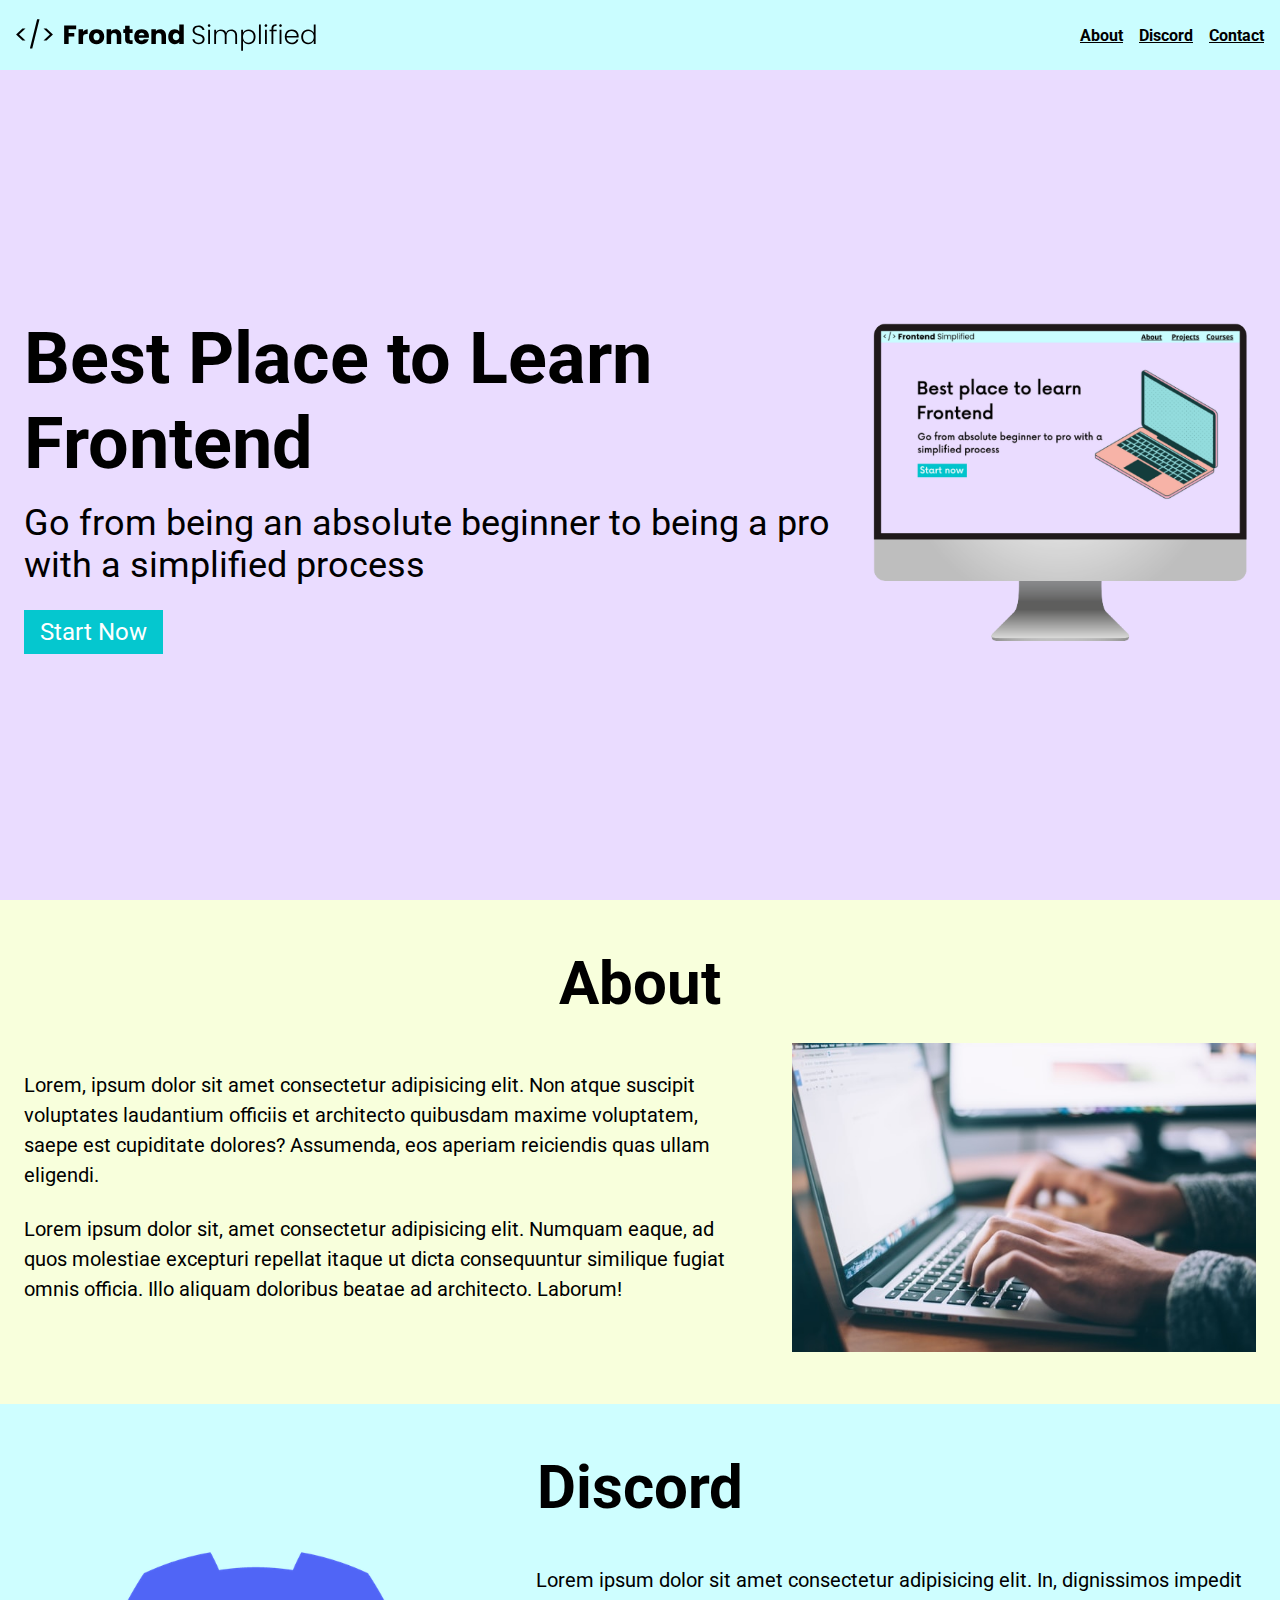
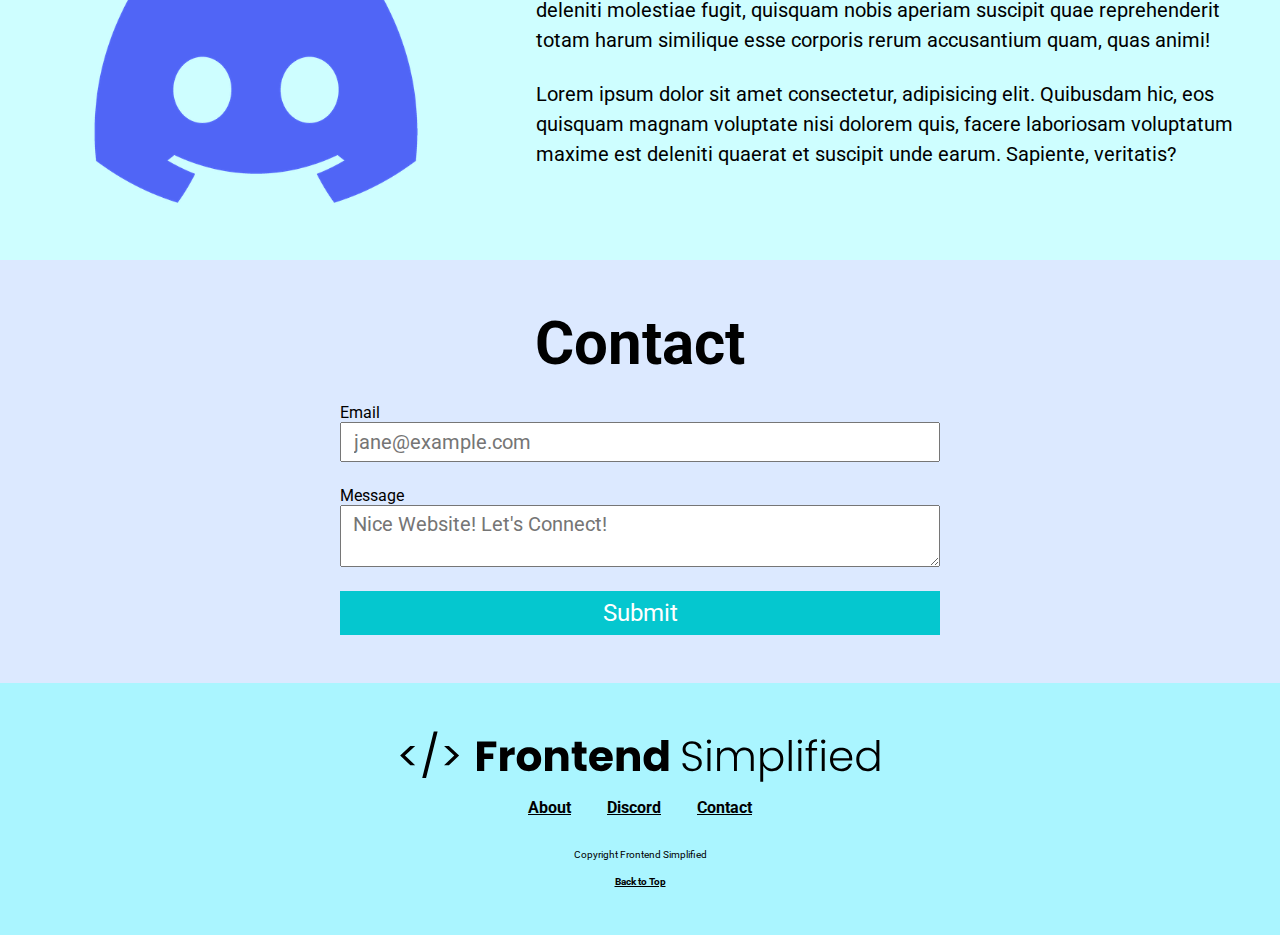
<file: First Website/index.html>
<!DOCTYPE html>
<html lang="en">
  <head>
    <meta charset="UTF-8" />
    <meta name="viewport" content="width=device-width, initial-scale=1.0" />
    <title>Document</title>
    <link rel="stylesheet" href="styles.css" />
  </head>
  <body>
    <section id="home">
      <nav>
        <img src="./HTML Practise Assets/FES.svg" class="logo" alt="" />
        <ul>
          <li><a href="#about">About</a></li>
          <li><a href="#discord">Discord</a></li>
          <li><a href="#contact">Contact</a></li>
        </ul>
      </nav>
      <header>
        <div class="row">
          <div class="home__description">
            <h1>Best Place to Learn Frontend</h1>
            <p class="subheader">
              Go from being an absolute beginner to being a pro with a
              simplified process
            </p>
            <button class="home__description--button">Start Now</button>
          </div>
          <figure>
            <img
              src="./HTML Practise Assets/laptop.png"
              alt="Home page image"
            />
          </figure>
        </div>
      </header>
    </section>

    <main>
      <section id="about">
        <h2>About</h2>
        <div class="row">
          <div class="section__description">
            <div class="section__description--wrapper">
              <p class="section__description--para">
                Lorem, ipsum dolor sit amet consectetur adipisicing elit. Non
                atque suscipit voluptates laudantium officiis et architecto
                quibusdam maxime voluptatem, saepe est cupiditate dolores?
                Assumenda, eos aperiam reiciendis quas ullam eligendi.
              </p>

              <p class="section__description--para">
                Lorem ipsum dolor sit, amet consectetur adipisicing elit.
                Numquam eaque, ad quos molestiae excepturi repellat itaque ut
                dicta consequuntur similique fugiat omnis officia. Illo aliquam
                doloribus beatae ad architecto. Laborum!
              </p>
            </div>

            <figure class="about__img--wrapper">
              <img src="./HTML Practise Assets/about.jpg" alt="" />
            </figure>
          </div>
        </div>
      </section>

      <section id="discord">
        <h2>Discord</h2>
        <div class="row">
          <div class="section__description">
            <figure class="about__img--wrapper">
              <img src="./HTML Practise Assets/discord.png" alt="" />
            </figure>
            <div class="section__description--wrapper">
              <p class="section__description--para">
                Lorem ipsum dolor sit amet consectetur adipisicing elit. In,
                dignissimos impedit deleniti molestiae fugit, quisquam nobis
                aperiam suscipit quae reprehenderit totam harum similique esse
                corporis rerum accusantium quam, quas animi!
              </p>

              <p class="section__description--para">
                Lorem ipsum dolor sit amet consectetur, adipisicing elit.
                Quibusdam hic, eos quisquam magnam voluptate nisi dolorem quis,
                facere laboriosam voluptatum maxime est deleniti quaerat et
                suscipit unde earum. Sapiente, veritatis?
              </p>
            </div>
          </div>
        </div>
      </section>

      <section id="contact">
        <h2>Contact</h2>
        <form action="">
          <label>Email</label>
          <input type="email" placeholder="jane@example.com" />
          <label>Message</label>
          <textarea
            type="text"
            placeholder="Nice Website! Let's Connect!"
          ></textarea>
          <button>Submit</button>
        </form>
      </section>
    </main>

    <footer id="footer">
      <img src="./HTML Practise Assets/FES.svg" class="footer__logo" />
      <div class="footer__tags">
        <a class="footer__tag" href="#about">About</a>
        <a class="footer__tag" href="#discord">Discord</a>
        <a class="footer__tag" href="#contact">Contact</a>
      </div>
      <p class="footer__copyright">Copyright Frontend Simplified</p>
      <a class="home__tag" href="#home">Back to Top</a>
    </footer>
  </body>
</html>
</file>
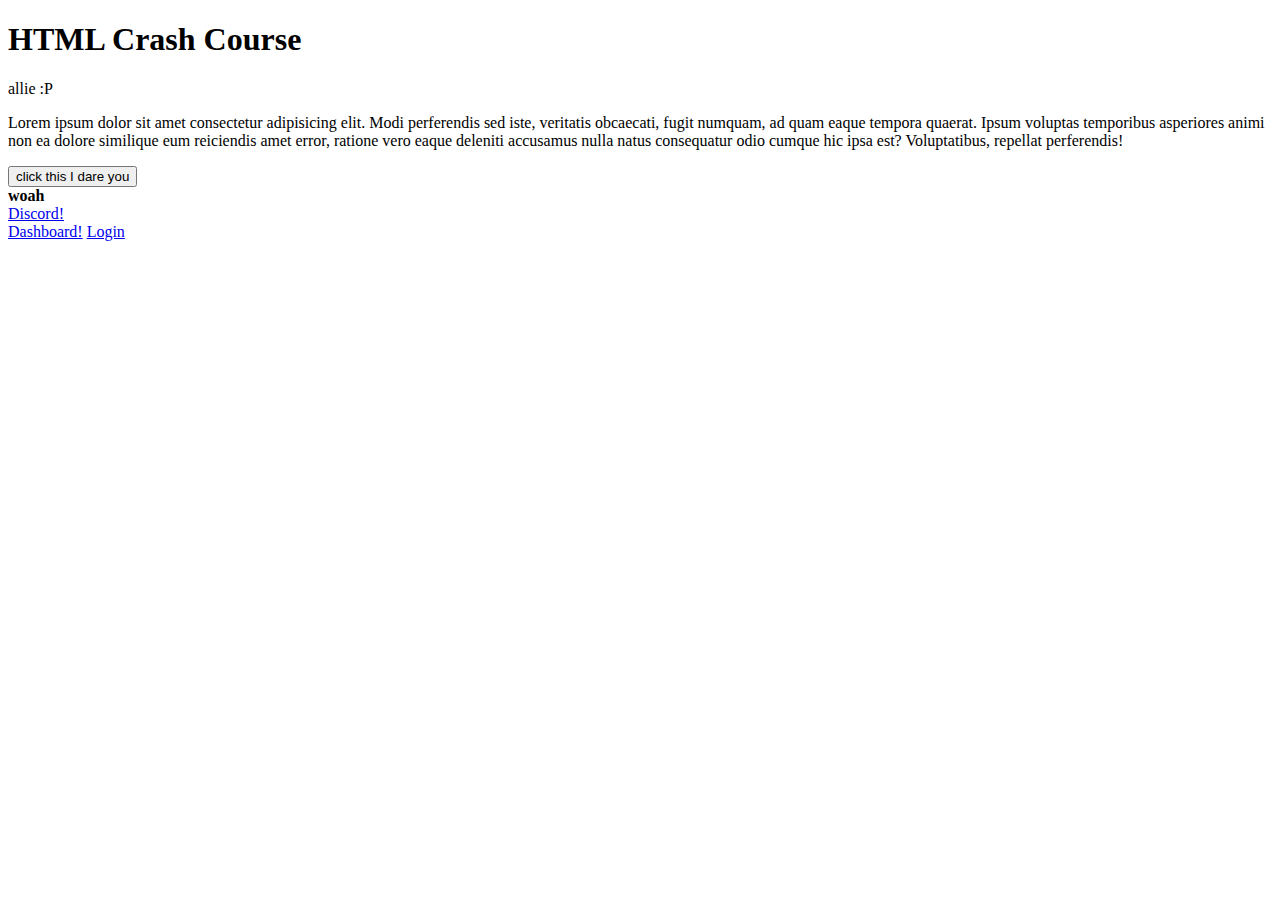
<file: HTML Crash Course/index.html>
<!DOCTYPE html>
<html lang="en">
<head>
    <meta charset="UTF-8">
    <meta name="viewport" content="width=device-width, initial-scale=1.0">
    <title>HTML Crash Course</title>
</head>
<body>
    <h1>HTML Crash Course</h1>
    <p>allie :P</p>
    <p>Lorem ipsum dolor sit amet consectetur adipisicing elit. Modi perferendis sed iste, veritatis obcaecati, fugit numquam, ad quam eaque tempora quaerat. Ipsum voluptas temporibus asperiores animi non ea dolore similique eum reiciendis amet error, ratione vero eaque deleniti accusamus nulla natus consequatur odio cumque hic ipsa est? Voluptatibus, repellat perferendis!</p>
    <button>click this I dare you</button>
    <div>
        <b>woah</b>
    </div>
    <a href="https://discord.gg/frontend" target="_blank">Discord!</a>
    <div>
        <a href="./test/dashboard.html">Dashboard!</a>
        <a href="/login.html">Login</a>
    </div>
</body>
</html>
</file>
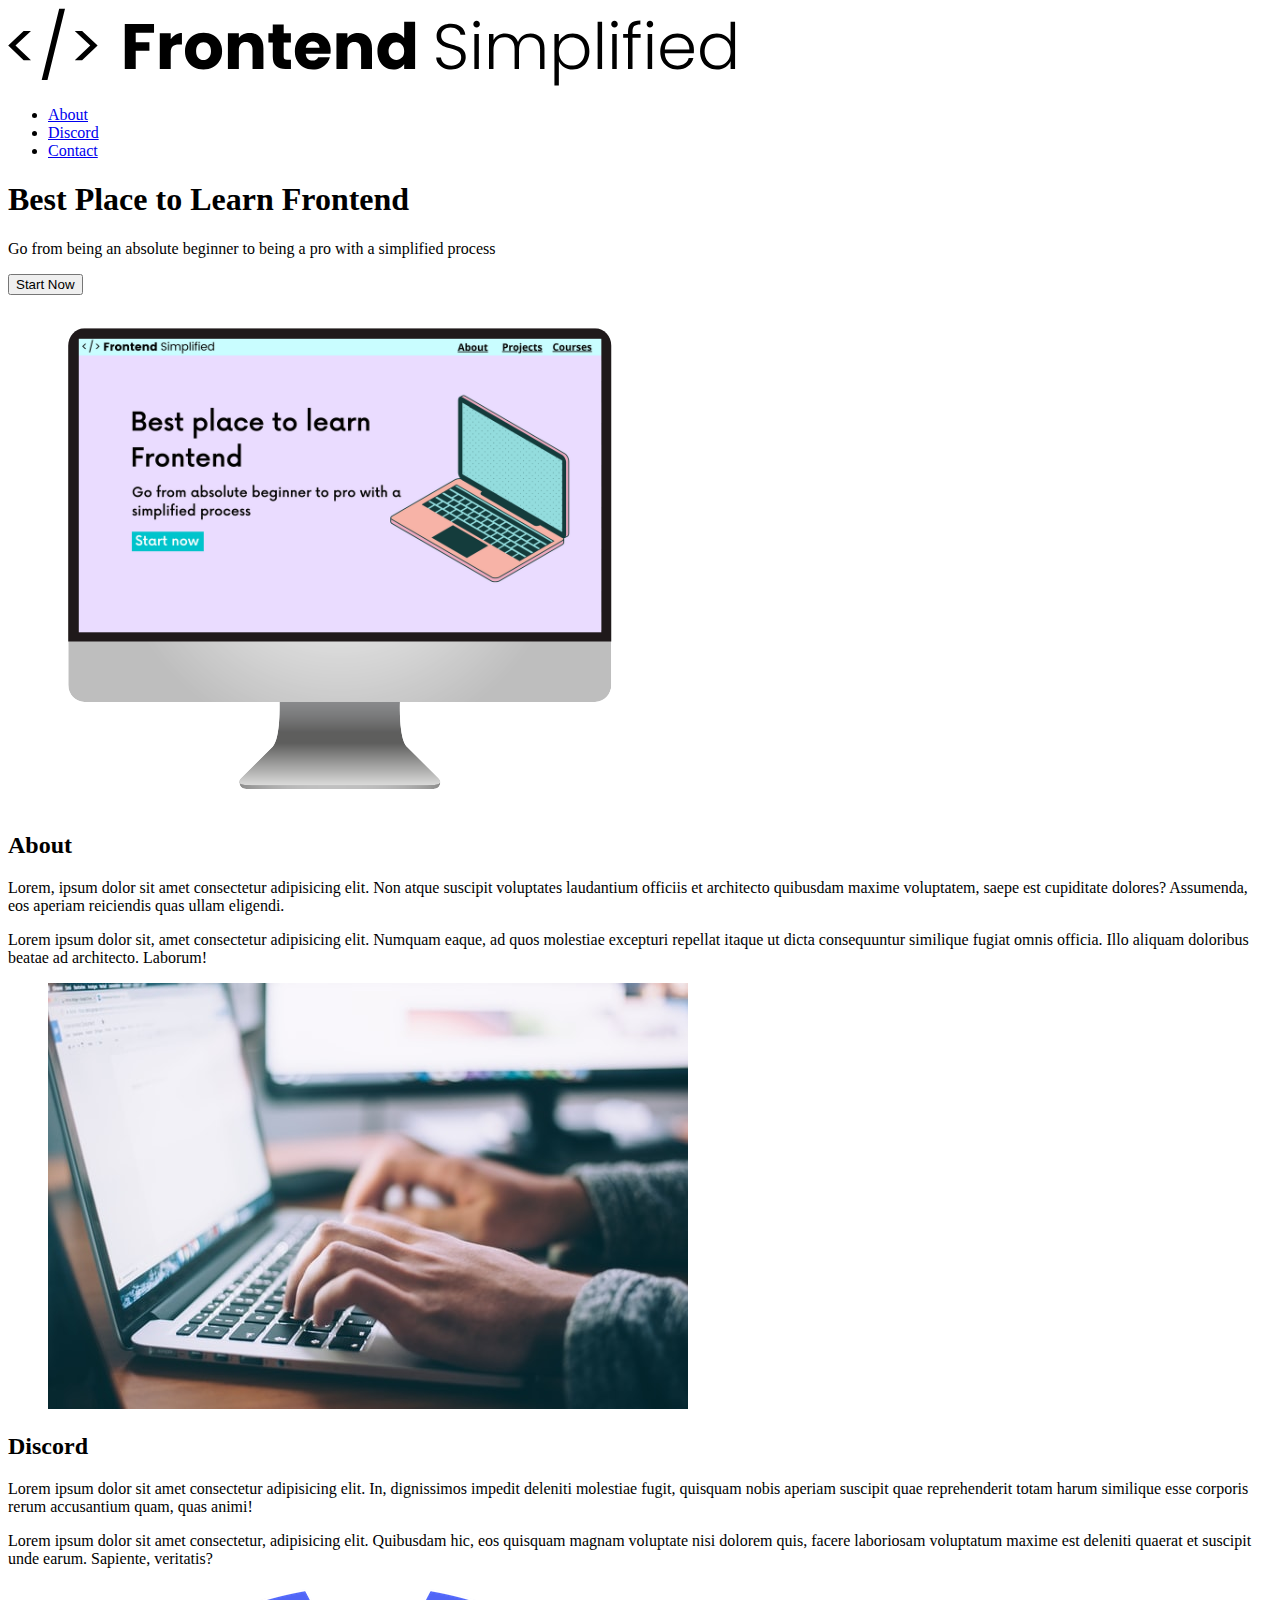
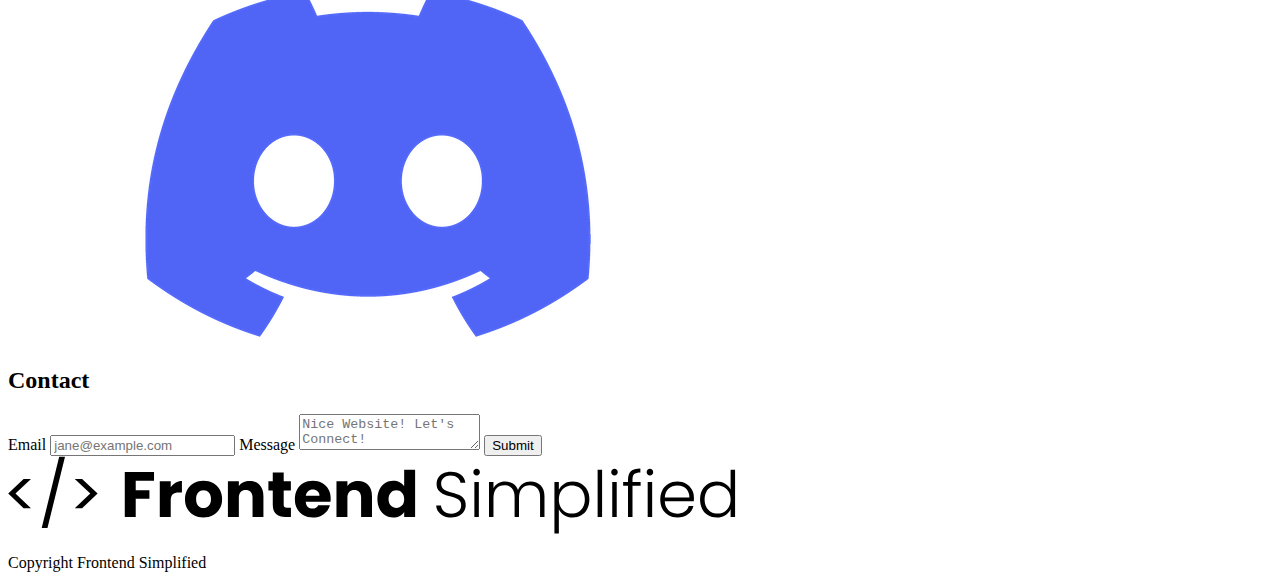
<file: HTML Website/index.html>
<!DOCTYPE html>
<html lang="en">
  <head>
    <meta charset="UTF-8" />
    <meta name="viewport" content="width=device-width, initial-scale=1.0" />
    <title>Document</title>
  </head>
  <body>
    <section>
      <nav>
        <img src="./HTML Practise Assets/FES.svg" alt="" />
        <ul>
          <li><a href="#about">About</a></li>
          <li><a href="#discord">Discord</a></li>
          <li><a href="#contact">Contact</a></li>
        </ul>
      </nav>
      <header>
        <div>
          <h1>Best Place to Learn Frontend</h1>
          <p>
            Go from being an absolute beginner to being a pro with a simplified
            process
          </p>
          <button>Start Now</button>
        </div>
        <figure>
          <img src="./HTML Practise Assets/laptop.png" alt="Home page image" />
        </figure>
      </header>
    </section>

    <main>
      <section id="about">
        <h2>About</h2>
        <div>
          <p>
            Lorem, ipsum dolor sit amet consectetur adipisicing elit. Non atque
            suscipit voluptates laudantium officiis et architecto quibusdam
            maxime voluptatem, saepe est cupiditate dolores? Assumenda, eos
            aperiam reiciendis quas ullam eligendi.
          </p>

          <p>
            Lorem ipsum dolor sit, amet consectetur adipisicing elit. Numquam
            eaque, ad quos molestiae excepturi repellat itaque ut dicta
            consequuntur similique fugiat omnis officia. Illo aliquam doloribus
            beatae ad architecto. Laborum!
          </p>
        </div>

        <figure>
          <img src="./HTML Practise Assets/about.jpg" alt="" />
        </figure>
      </section>

      <section id="discord">
        <h2>Discord</h2>
        <div>
          <p>
            Lorem ipsum dolor sit amet consectetur adipisicing elit. In,
            dignissimos impedit deleniti molestiae fugit, quisquam nobis aperiam
            suscipit quae reprehenderit totam harum similique esse corporis
            rerum accusantium quam, quas animi!
          </p>

          <p>
            Lorem ipsum dolor sit amet consectetur, adipisicing elit. Quibusdam
            hic, eos quisquam magnam voluptate nisi dolorem quis, facere
            laboriosam voluptatum maxime est deleniti quaerat et suscipit unde
            earum. Sapiente, veritatis?
          </p>
        </div>
        <figure>
          <img src="./HTML Practise Assets/discord.png" alt="" />
        </figure>
      </section>

      <section id="contact">
        <h2>Contact</h2>
        <form action="">
          <label>Email</label>
          <input type="text" placeholder="jane@example.com" />
          <label>Message</label>
          <textarea
            type="text"
            placeholder="Nice Website! Let's Connect!"
          ></textarea>
          <button>Submit</button>
        </form>
      </section>
    </main>

    <footer>
        <img src="./HTML Practise Assets/FES.svg" alt="">
        <div>
            <a href="#about"></a>
            <a href="#discord"></a>
            <a href="#contact"></a>
        </div>
        <p>Copyright Frontend Simplified</p>
    </footer>
  </body>
</html>
</file>
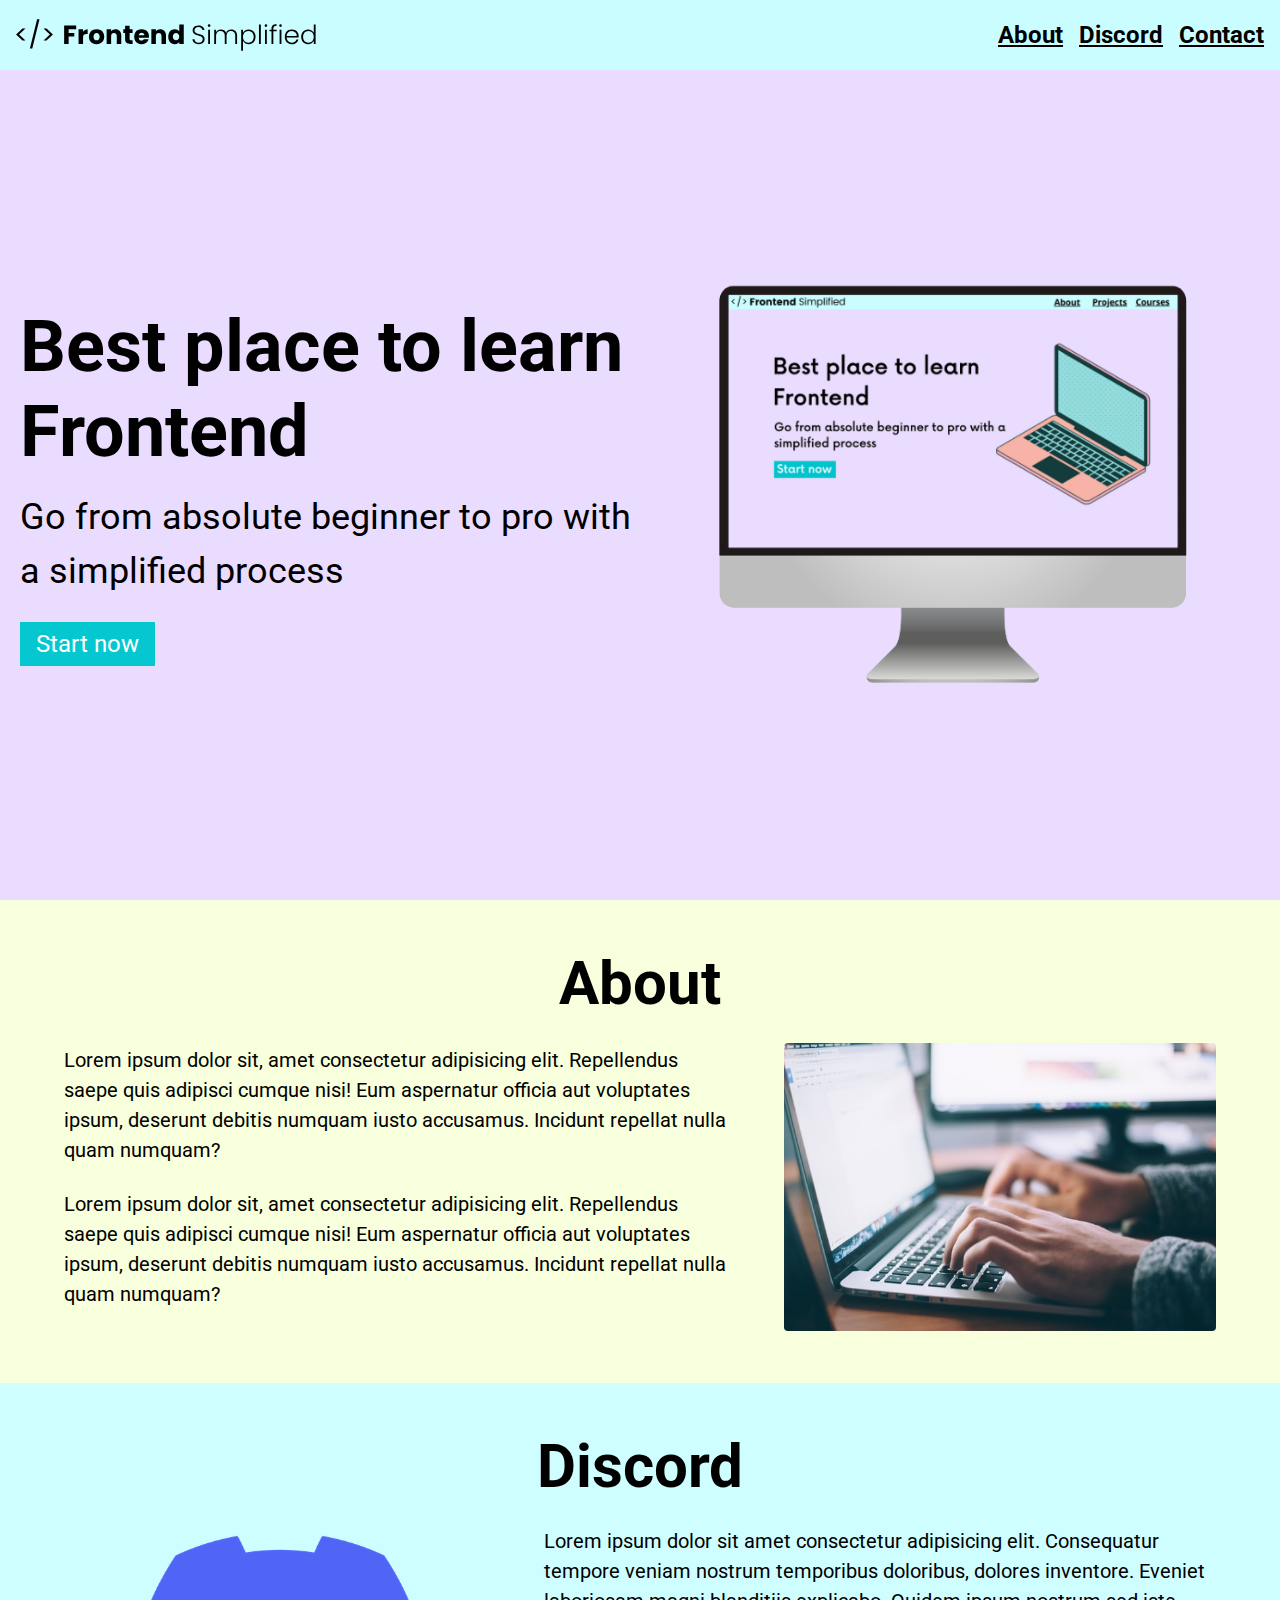
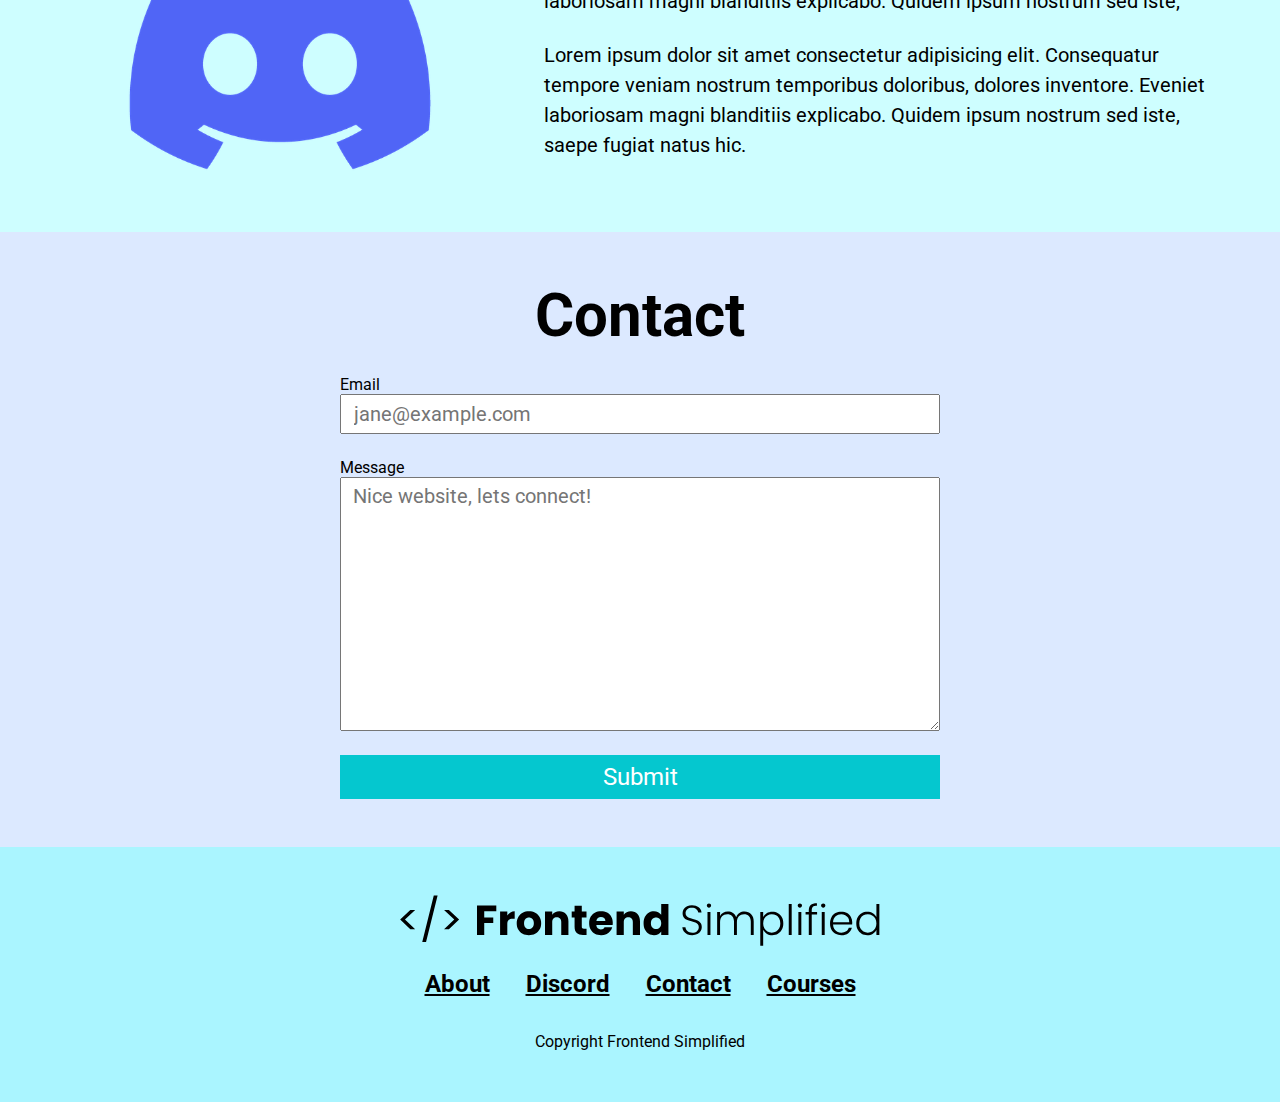
<file: Responsive CSS/index.html>
<!DOCTYPE html>
<html lang="en">

<head>
  <meta charset="UTF-8">
  <meta http-equiv="X-UA-Compatible" content="IE=edge">
  <meta name="viewport" content="width=device-width, initial-scale=1.0">
  <title>Document</title>
  <link rel="stylesheet" href="./style.css">
</head>

<body>
  <section>
    <nav>
      <img class="logo" src="./assets/FES.svg" alt="" />
      <ul>
        <li><a href="#about">About</a></li>
        <li><a href="#discord">Discord</a></li>
        <li><a href="#contact">Contact</a></li>
      </ul>
    </nav>
    <header>
      <div class="row">
        <div class="home__description">
          <h1>Best place to learn Frontend</h1>
          <p class="subheader">Go from absolute beginner to pro with a simplified process</p>
          <button>Start now</button>
        </div>
        <figure class="home__img--wrapper">
          <img class="home__img" src="./assets/laptop.png" alt="" />
        </figure>
      </div>
    </header>
  </section>

  <main>
    <section id="about">
      <h2>About</h2>
      <div class="section__description">
        <div class="section__description--wrapper">
          <p class="section__description--para">
            Lorem ipsum dolor sit, amet consectetur adipisicing elit. Repellendus saepe quis adipisci cumque nisi! Eum
            aspernatur officia aut voluptates ipsum, deserunt debitis numquam iusto accusamus. Incidunt repellat nulla
            quam numquam?
          </p>
          <p class="section__description--para">
            Lorem ipsum dolor sit, amet consectetur adipisicing elit. Repellendus saepe quis adipisci cumque nisi! Eum
            aspernatur officia aut voluptates ipsum, deserunt debitis numquam iusto accusamus. Incidunt repellat nulla
            quam numquam?
          </p>
        </div>
        <figure class="about__img--wrapper">
          <img src="./assets/about.jpg" alt="" />
        </figure>
      </div>
    </section>

    <section id="discord">
      <h2>Discord</h2>
      <div class="section__description">
        <figure class="about__img--wrapper">
          <img src="./assets/discord.png" alt="" />
        </figure>
        <div class="section__description--wrapper">
          <p class="section__description--para">Lorem ipsum dolor sit amet consectetur adipisicing elit. Consequatur
            tempore veniam nostrum temporibus
            doloribus, dolores inventore. Eveniet laboriosam magni blanditiis explicabo. Quidem ipsum nostrum sed iste,
          <p class="section__description--para">Lorem ipsum dolor sit amet consectetur adipisicing elit. Consequatur
            tempore veniam nostrum temporibus
            doloribus, dolores inventore. Eveniet laboriosam magni blanditiis explicabo. Quidem ipsum nostrum sed iste,
            saepe fugiat natus hic.</p>
        </div>

      </div>
    </section>

    <section id="contact">
      <h2>Contact</h2>
      <form action="">
        <span>Email</span>
        <input type="email" placeholder="jane@example.com" />
        <span>Message</span>
        <textarea name="" id="" cols="30" rows="10" placeholder="Nice website, lets connect!"></textarea>
        <button>Submit</button>
      </form>
    </section>
  </main>

  <footer>
    <img class="footer__logo" src="./assets/FES.svg" alt="" />
    <div class="footer__links">
      <a class="footer__link" href="#about">About</a>
      <a class="footer__link" href="#discord">Discord</a>
      <a class="footer__link" href="#contact">Contact</a>
      <a class="footer__link" href="">Courses</a>
    </div>
    <p>Copyright Frontend Simplified</p>
  </footer>
</body>

</html>
</file>
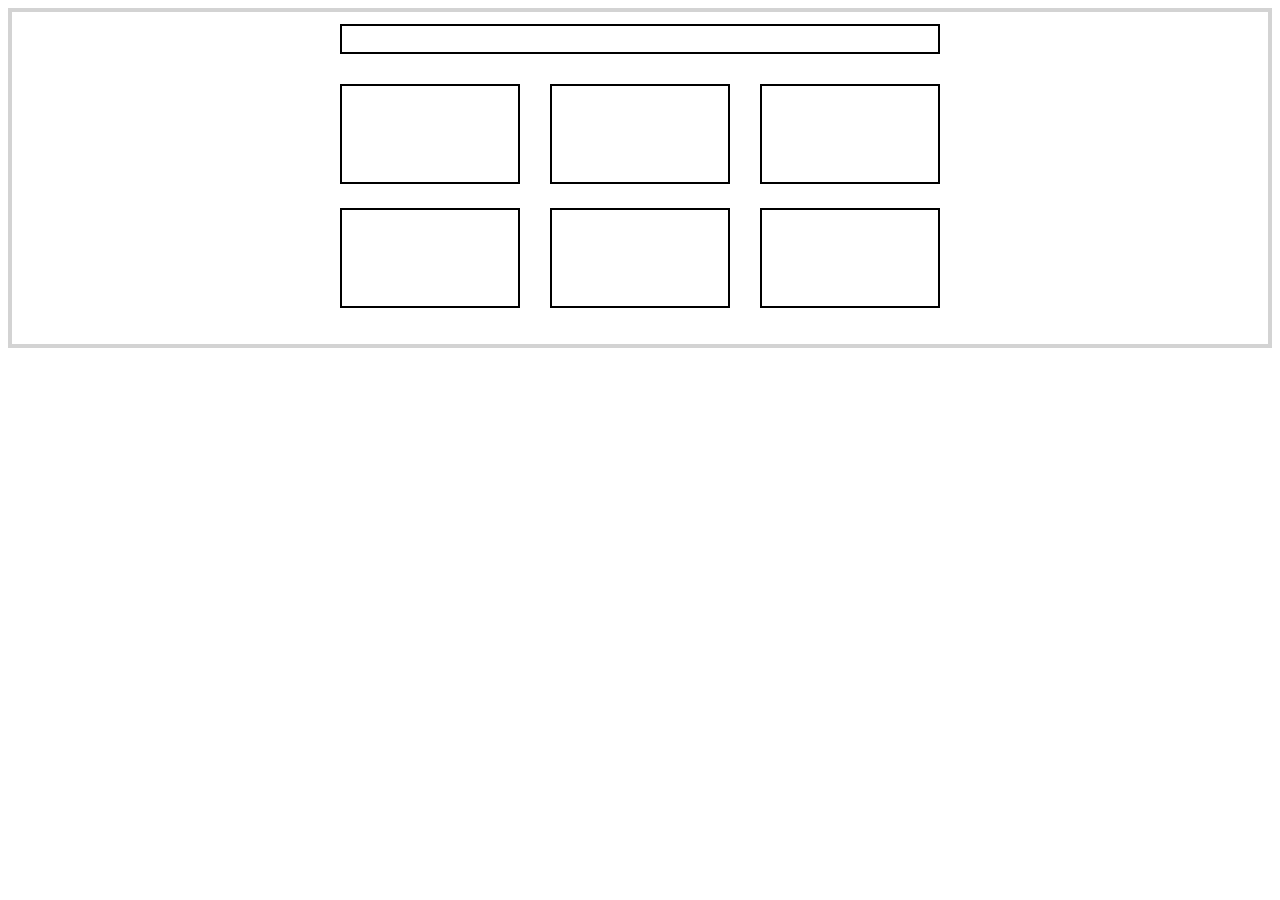
<file: CSS Portion/Layout2/index.html>
<!DOCTYPE html>
<html lang="en">
  <head>
    <meta charset="UTF-8" />
    <meta name="viewport" content="width=device-width, initial-scale=1.0" />
    <title>Document</title>
    <link rel="stylesheet" href="./styles.css" />
  </head>
  <body>
    <div class="container">
      <div class="row">
        <div class="title"></div>
        <div class="box-wrapper">
          <div class="box"></div>
          <div class="box"></div>
          <div class="box"></div>
          <div class="box"></div>
          <div class="box"></div>
          <div class="box"></div>
        </div>
      </div>
    </div>
  </body>
</html>
</file>
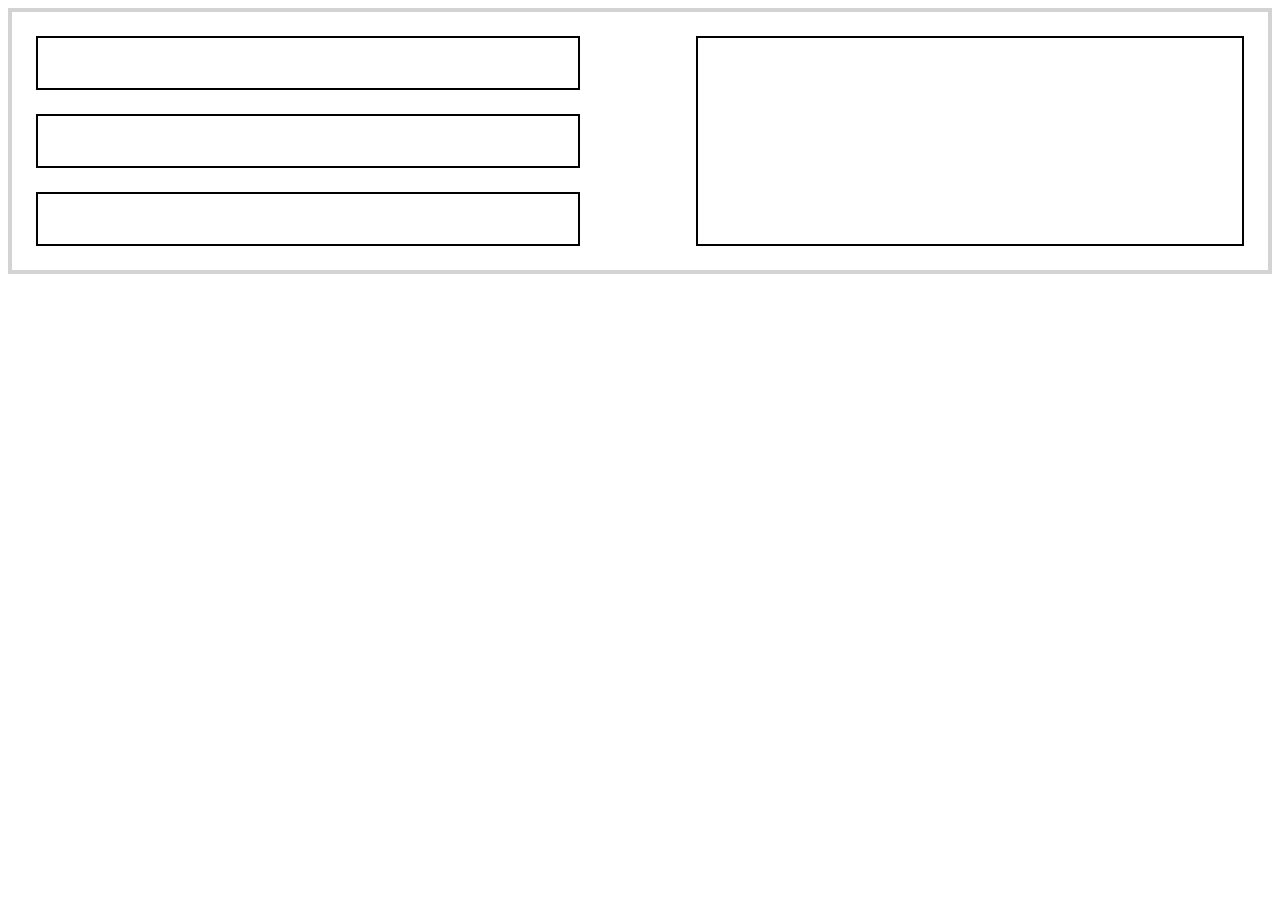
<file: CSS Portion/Layout3/index.html>
<!DOCTYPE html>
<html lang="en">
  <head>
    <meta charset="UTF-8" />
    <meta name="viewport" content="width=device-width, initial-scale=1.0" />
    <title>Document</title>
    <link rel="stylesheet" href="./styles.css" />
  </head>
  <body>
    <div class="container">
      <div class="box-wrapper">
        <div class="box sub"></div>
        <div class="box sub"></div>
        <div class="box sub"></div>
      </div>
      <div class="box main"></div>
    </div>
  </body>
</html>
</file>
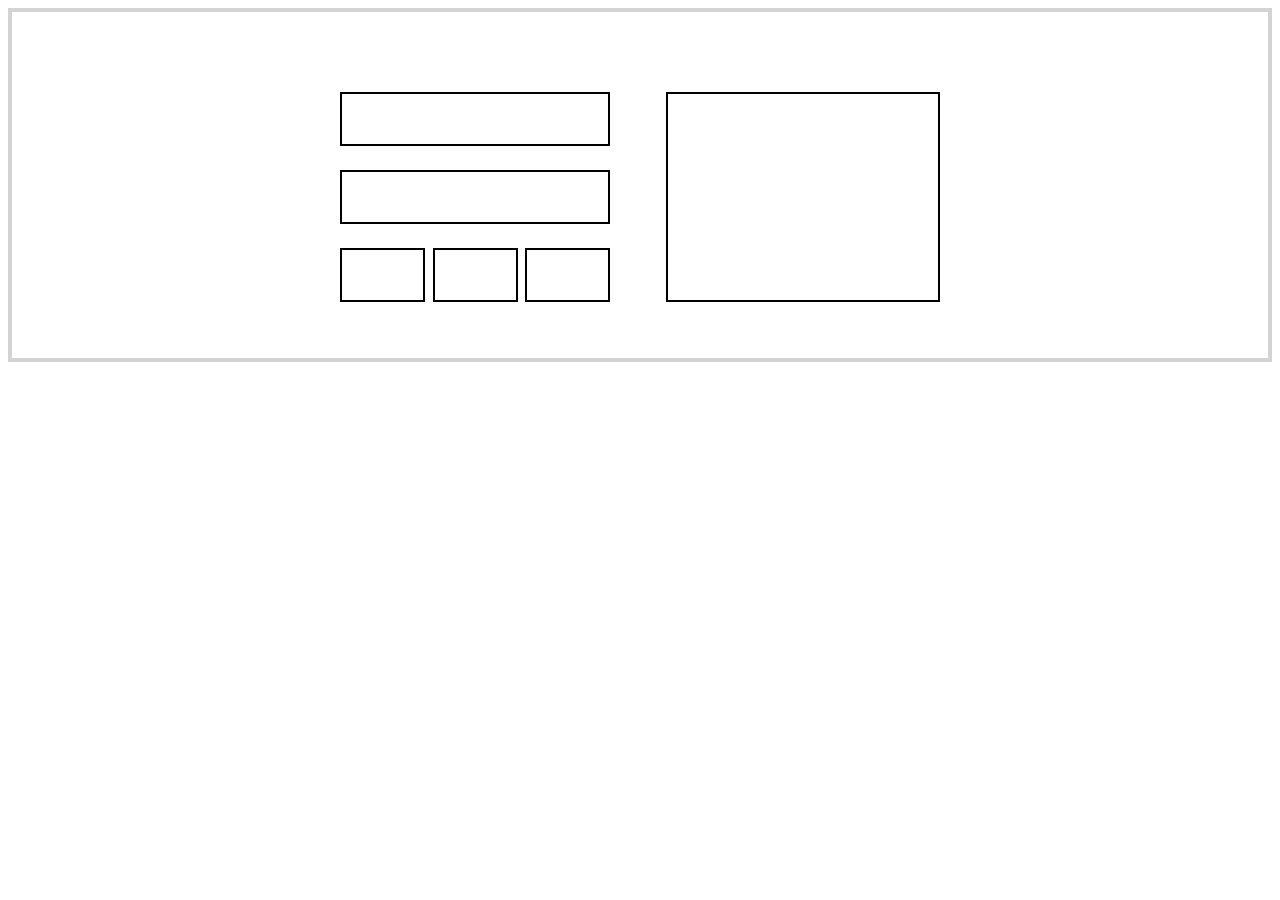
<file: CSS Portion/Layout4/index.html>
<!DOCTYPE html>
<html lang="en">
  <head>
    <meta charset="UTF-8" />
    <meta name="viewport" content="width=device-width, initial-scale=1.0" />
    <title>Document</title>
    <link rel="stylesheet" href="./styles.css" />
  </head>
  <body>
    <div class="container">
      <div class="row">
        <div class="box-wrapper">
          <div class="box sub"></div>
          <div class="box sub"></div>
          <div class="tiny-wrapper">
            <div class="box tiny"></div>
            <div class="box tiny"></div>
            <div class="box tiny"></div>
          </div>
        </div>
        <div class="box main"></div>
      </div>
    </div>
  </body>
</html>
</file>
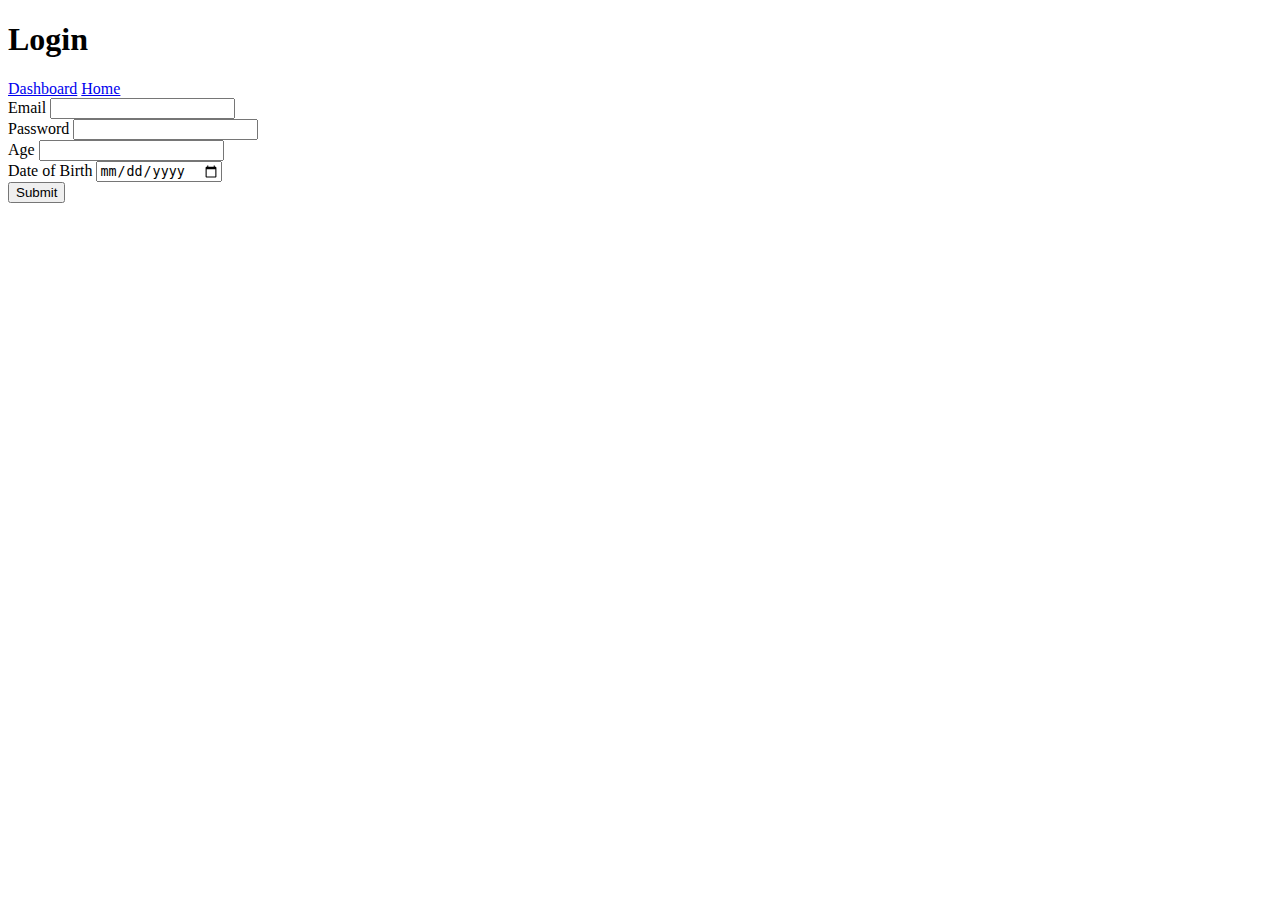
<file: HTML Crash Course/login.html>
<!DOCTYPE html>
<html lang="en">
<head>
    <meta charset="UTF-8">
    <meta name="viewport" content="width=device-width, initial-scale=1.0">
    <title>Document</title>
</head>
<body>
    <h1>Login</h1>
    <nav>
        <a href="./test/dashboard.html">Dashboard</a>
        <a href="./index.html">Home</a>
    </nav>
    <form>
        <div>
            <label>Email</label>
            <input type="email" required>
        </div>
        <div>
            <label>Password</label>
            <input type = "password" required>
        </div>
        <div>
            <label>Age</label>
            <input type = "number" required>
        </div>
        <div>
            <label>Date of Birth</label>
            <input type = "date" required>
        </div>
        <button>Submit</button>
    </form>
</body>
</html>
</file>
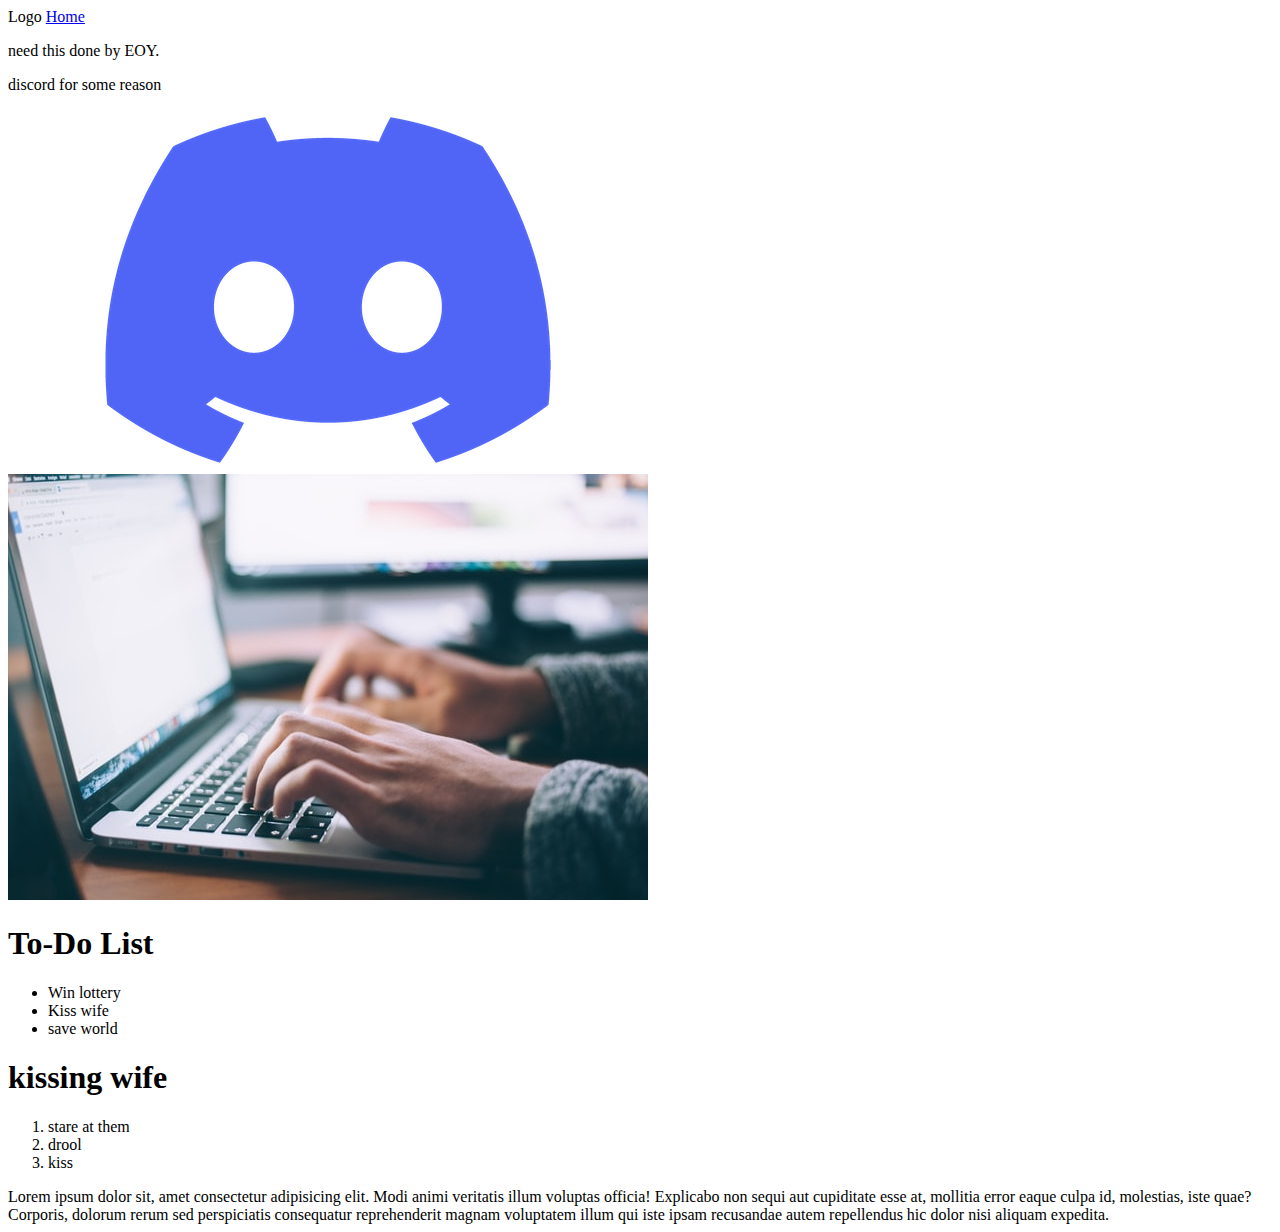
<file: HTML Crash Course/test/dashboard.html>
<!DOCTYPE html>
<html lang="en">
  <head>
    <meta charset="UTF-8" />
    <meta name="viewport" content="width=device-width, initial-scale=1.0" />
    <title>Document</title>
  </head>
  <body>
    <nav>
      Logo
      <a href="/index.html">Home</a>
    </nav>
    <main>
      <section>
        <p>need this done by EOY.</p>
        <p>discord for some reason</p>
        <img src="../HTML Practise Assets/discord.png" />
        <img src="./about.jpg" />
        <h1>To-Do List</h1>
        <ul>
          <li>Win lottery</li>
          <li>Kiss wife</li>
          <li>save world</li>
        </ul>
      </section>
      <section>
        <h1>kissing wife</h1>
        <ol>
          <li>stare at them</li>
          <li>drool</li>
          <li>kiss</li>
        </ol>
      </section>
    </main>
    <footer>
      Lorem ipsum dolor sit, amet consectetur adipisicing elit. Modi animi
      veritatis illum voluptas officia! Explicabo non sequi aut cupiditate esse
      at, mollitia error eaque culpa id, molestias, iste quae? Corporis, dolorum
      rerum sed perspiciatis consequatur reprehenderit magnam voluptatem illum
      qui iste ipsam recusandae autem repellendus hic dolor nisi aliquam
      expedita.
    </footer>
  </body>
</html>
</file>
<file: First Website/styles.css>
@import url("https://fonts.googleapis.com/css2?family=Roboto:ital,wght@0,100..900;1,100..900&display=swap");
* {
  padding: 0;
  margin: 0;
  box-sizing: border-box;
  font-family: "Roboto", serif;
}

nav {
  height: 70px;
  display: flex;
  justify-content: space-between;
  align-items: center;
  padding: 0 16px;
  background-color: #cafdff;
}

header {
  background-color: #eadcff;
  height: calc(100vh - 70px);
  padding: 24px;
  display: flex;
  align-items: center;
  justify-content: center;
}

h1 {
  font-size: 72px;
}

.subheader {
  font-size: 36px;
  margin: 16px 0 24px 0;
}

button {
  background-color: #05c7cf;
  color: white;
  border: none;
  padding: 8px 16px;
  font-size: 24px;
  cursor: pointer;
}

a {
  color: black;
  font-size: 24;
  font-weight: bold;
}

.logo {
  width: 300px;
}

ul {
  display: flex;
}

li {
  list-style-type: none;
  padding-left: 16px;
}

.row {
  width: 100%;
  max-width: 1300px;
  margin: 0 auto;
  display: flex;
  align-items: center;
  justify-content: center;
}

/*

ABOUT

*/

#about,
#discord,
#contact, #footer {
  padding: 48px 0;
}

#about {
    background-color: #f8ffdc;
}

h2 {
  font-size: 60px;
  text-align: center;
  margin-bottom: 24px;
}

.section__description {
  display: flex;
  justify-content: center;
  align-items: center;
  flex-direction: row;
}

.about__img--wrapper {
  width: 40%;
}

img {
  width: 100%;
}

.section__description--wrapper {
  width: 60%;
}

.section__description--wrapper,
.about__img--wrapper {
  padding: 0 24px;
}

.section__description--para {
  font-size: 20px;
  line-height: 1.5;
  margin-bottom: 24px;
}

/*

DISCORD

*/

#discord {
  background-color: #cefeff;
}

/*

CONTACT

*/

#contact {
    background-color: #dce9ff;
}

form {
    width: 100%;
    max-width: 600px;
    display: flex;
    flex-direction: column;
    margin: 0 auto;
}

input, textarea {
    margin-bottom: 24px;
    font-size: 20px;
    padding: 6px 12px;
}

footer {
    background-color: #aaf5ff;
    display: flex;
    flex-direction: column;
    align-items: center;
}

.footer__logo {
    width: 80vw;
    max-width: 480px;
    margin-bottom: 16px;
}

.footer__copyright, .home__tag {
    font-size: x-small;
}

.home__tag {
  margin-top: 16px;
}

.footer__tags {
    margin-bottom: 32px;
}

.footer__tag {
    padding: 0 16px;
}


@media (max-width: 728px) {

    * {
      padding: 0;
      margin: 0;
      box-sizing: border-box;
    }

    .row {
        flex-direction: column;
    }

    .home__description {
      margin-bottom: 24px;
      display: flex;
      flex-direction: column;
      align-items: center;
    }

    .home__description--button {
      max-width: 240px;
    }

    h1 {
      font-size: 60px;
      text-align: center;
    }

    .subheader {
      font-size: 28px;
      text-align: center;
    }

    ul {
      display: none;
    }

    .section__description {
      flex-direction: column;
    }

    .section__description--wrapper {
      width: 100%;
    }

    .about__img--wrapper {
      width: 100%;
    }

    #discord .section__description {
      flex-direction: column-reverse;
    }

    form {
      padding: 0 12px;
    }

    footer {
      padding: 48px 24px;
    }

    .footer__logo {
      max-width: 360px;
      overflow: hidden;
    }

    .footer__tag {
      padding: 0px 4px;
      font-size: 8px;
    }

    .footer__tags {
      margin-bottom: 12px;
    }
}
</file>
<file: Responsive CSS/style.css>
@import url('https://fonts.googleapis.com/css2?family=Roboto:wght@300;400;500;700&display=swap');
* {
  font-family: 'Roboto', sans-serif;
  padding: 0;
  margin: 0;
  box-sizing: border-box;
}

html {
  scroll-behavior: smooth;
}

nav {
  display: flex;
  justify-content: space-between;
  align-items: center;
  padding: 0px 16px;
  height: 70px;
  background-color: #CAFDFF;
}

header {
  background-color: #EADCFF;
  min-height: calc(100vh - 70px);
  padding: 20px;
  display: flex;
  align-items: center;
  justify-content: center;
}

img {
  width: 100%;
  border-radius: 4px;
}

button {
  background-color: #05C7CF;
  color: white;
  padding: 8px 16px;
  font-size: 24px;
  border: none;
  cursor: pointer;
}

p {
  line-height: 1.5;
}

h1 {
  font-size: 72px;
}

main section,
footer {
  padding: 48px 0;
}

.row {
  width: 100%;
  max-width: 1300px;
  display: flex;
  align-items: center;
  justify-content: center;
}

.subheader {
  font-size: 36px;
  margin: 16px 0 24px 0;
}

ul {
  display: flex;
}

a {
  color: #000;
  font-weight: bold;
  font-size: 24px;
}

li {
  list-style-type: none;
  padding-left: 16px;
}

.logo {
  width: 300px;
}

.home__description,
.home__img--wrapper {
  width: 50%;
}

.home__img--wrapper {
  display: flex;
  justify-content: center;
}

.home__img {
  width: 80%;
}

/* 

  ABOUT 
  
*/

h2 {
  font-size: 60px;
  text-align: center;
  margin-bottom: 24px;
}

#about {
  background-color: #F8FFDC;
}

.section__description {
  display: flex;
  align-items: center;
  justify-content: center;
  max-width: 1200px;
  margin: 0 auto;
}

.about__img--wrapper {
  width: 40%;
  padding: 0 24px;
}

.section__description--wrapper {
  width: 60%;
  padding: 0 24px;
}

.section__description--para {
  font-size: 20px;
  margin-bottom: 24px;
}

/* 

  DISCORD 
  
*/

#discord {
  background-color: #CEFEFF;
}

/* 

  CONTACT 
  
*/

#contact {
  background-color: #DCE9FF;
}

form {
  max-width: 600px;
  margin: 0 auto;
  display: flex;
  flex-direction: column;
}

input, textarea {
  font-size: 20px;
  margin-bottom: 24px;
  padding: 6px 12px;
}

input {
  height: 40px;
}

/* 

  FOOTER 

*/

footer {
  background-color: #AAF5FF;
  display: flex;
  flex-direction: column;
  align-items: center;
}

.footer__logo {
  max-width: 480px;
  margin-bottom: 24px;
}

.footer__link {
  padding: 0 16px;
}

.footer__links {
  margin-bottom: 32px;
}

@media (max-width: 768px) {
  .row {
    flex-direction: column;
  }
  
  .home__description, .home__img--wrapper {
    width: 100%;
  }

  nav ul {
    display: none;
  }

  .home__description {
    margin-bottom: 24px;
    display: flex;
    flex-direction: column;
    align-items: center;
  }

  h1 {
    text-align: center;
    font-size: 60px;
  }

  .subheader {
    text-align: center;
    font-size: 28px;
  }

  .section__description {
    flex-direction: column;
  }

  .section__description--wrapper,
  .about__img--wrapper {
    width: 100%;
  }

  #discord .section__description {
    flex-direction: column-reverse;
  }

  form {
    padding: 0 24px;
  }

  footer {
    padding: 48px 24px;
  }

  .footer__logo {
    max-width: 400px;
  }

  .footer__link {
    padding: 0 8px;
    font-size: 18px;
  }
}

@media (max-width: 480px) {
  .footer__logo {
    max-width: 320px;
  }

  .footer__link {
    font-size: 16px;
  }
}
</file>
<file: CSS Portion/Layout2/styles.css>
* {
    box-sizing: border-box;
}

.container {
    border: 4px solid lightgray;
    padding: 12px;
}

.row {
    width: 100%;
    max-width: 600px;
    margin: 0 auto;
}

.title {
    border: 2px solid black;
    height: 30px;
    width: 100%;
    margin-bottom: 30px;
}

.box-wrapper {
    display: flex;
    flex-wrap: wrap;
    justify-content: space-between;
}

.box {
    border: 2px solid black;
    width: 30%;
    height: 100px;
    margin-bottom: 24px;
}
</file>
<file: CSS Portion/Layout3/styles.css>
* {
    box-sizing: content-box;
}

.container {
    border: 4px solid lightgray;
    padding: 24px 24px 0 24px;
    display: flex;
    justify-content: space-between;
}

.box {
    border: 2px solid black;
    margin-bottom: 24px;
}

.sub {
    height: 50px;
}

.box-wrapper {
    width: 45%;
}


.main {
    width: 45%;
}
</file>
<file: CSS Portion/Layout4/styles.css>
* {
  box-sizing: content-box;
}

.container {
  border: 4px solid lightgray;
  padding: 80px 24px 56px 24px;
}

.row {
  width: 100%;
  max-width: 600px;
  margin: 0 auto -24px auto;
  display: flex;
  justify-content: space-between;
}

.box {
  border: 2px solid black;
  margin-bottom: 24px;
}

.sub {
  height: 50px;
}
.tiny {
  width: 30%;
  height: 50px;
}

.box-wrapper {
  width: 45%;
}
.tiny-wrapper {
  display: flex;
  justify-content: space-between;
}

.main {
  width: 45%;
}
</file>
